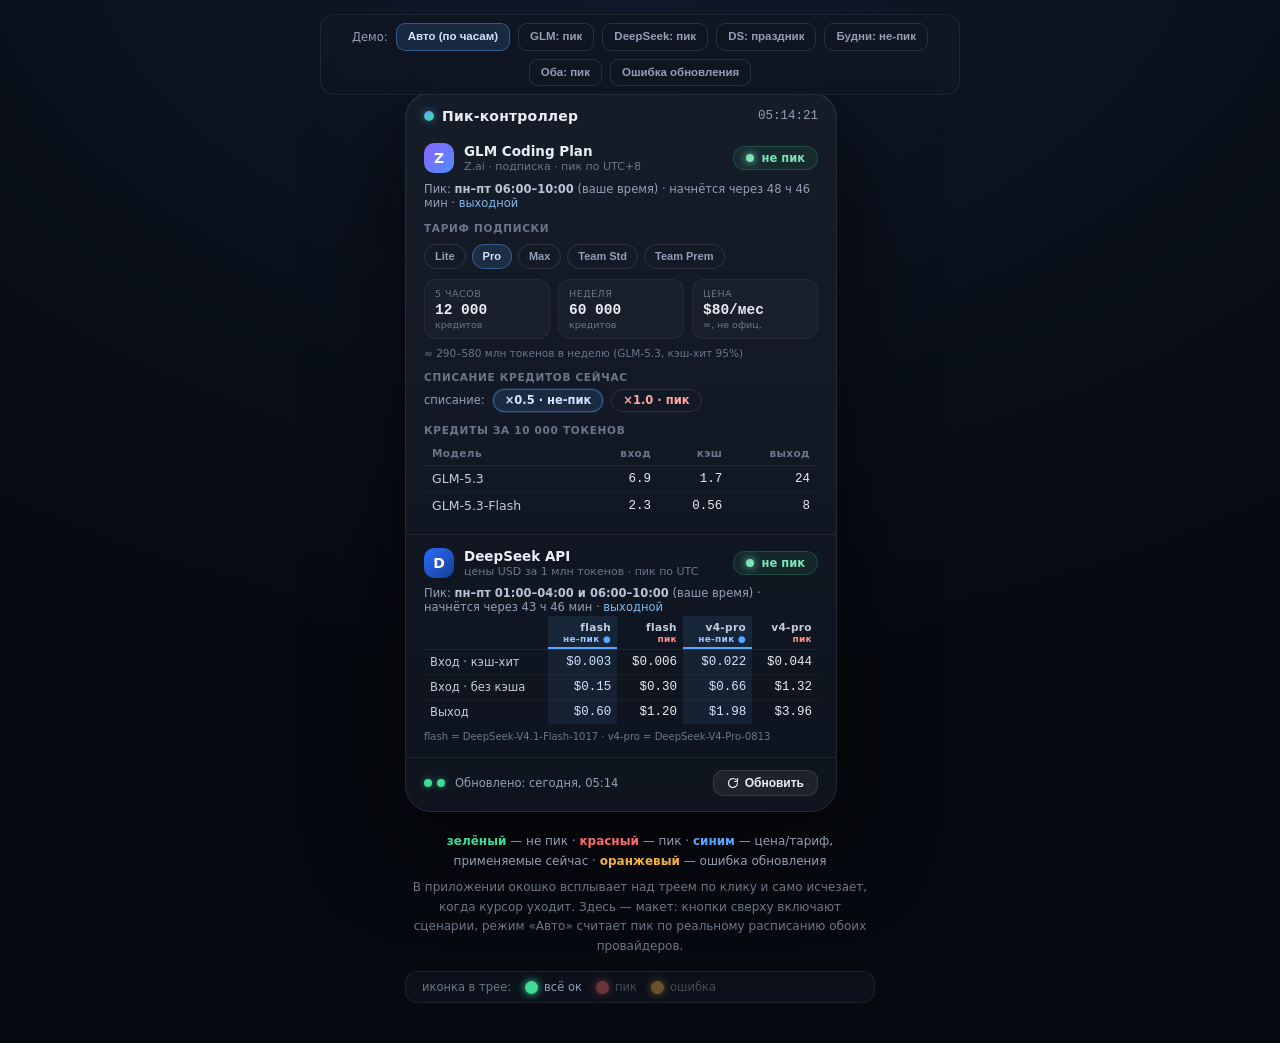
<file: mockup/popup.html>
<!doctype html>
<html lang="ru">
<head>
<meta charset="utf-8">
<meta name="viewport" content="width=device-width, initial-scale=1">
<title>Пик-контроллер — макет окошка</title>
<style>
  :root{
    --bg0:#06090f;
    --line:#ffffff12;
    --txt:#e8edf6; --dim:#93a0b4; --dim2:#6b7787;
    --green:#3ddc97; --red:#ff6b6b; --blue:#58a6ff; --orange:#f5b041;
  }
  *{box-sizing:border-box; margin:0; padding:0}
  [hidden]{display:none !important}

  body{
    min-height:100vh;
    display:grid; place-items:center;
    padding:92px 16px 40px;
    background:radial-gradient(1200px 800px at 50% -10%, #101a2b, var(--bg0));
    color:var(--txt);
    font-family:"Segoe UI Variable Text","Segoe UI",system-ui,-apple-system,sans-serif;
    font-size:13px;
  }

  /* ---------- демо-панель ---------- */
  .demo-bar{
    position:fixed; top:14px; left:50%; transform:translateX(-50%);
    display:flex; gap:8px; align-items:center; flex-wrap:wrap; justify-content:center;
    max-width:96vw;
    background:#111722a8; border:1px solid var(--line); border-radius:14px;
    padding:8px 10px; backdrop-filter:blur(10px); z-index:5;
  }
  .demo-label{font-size:11.5px; color:var(--dim)}
  .chip{
    background:transparent; border:1px solid #ffffff1c; color:var(--dim);
    font:600 11.5px/1 "Segoe UI",sans-serif; padding:7px 11px; border-radius:9px;
    cursor:pointer; transition:.15s;
  }
  .chip:hover{background:#ffffff10; color:var(--txt)}
  .chip.active{border-color:#58a6ff66; background:rgba(88,166,255,.14); color:#cfe4ff}
  .chip.warn.active{border-color:#f5b04166; background:rgba(245,176,65,.13); color:#fcd34d}

  /* ---------- окошко ---------- */
  .popup{
    width:432px; max-width:94vw;
    border-radius:26px;
    background:linear-gradient(180deg,#161d29f2,#0f1520f5);
    border:1px solid #ffffff14;
    box-shadow:0 30px 90px rgba(0,0,0,.65), inset 0 1px 0 rgba(255,255,255,.05);
    overflow:hidden;
  }

  .err-banner{
    display:flex; gap:10px; align-items:flex-start;
    margin:12px 16px 0; padding:10px 12px; border-radius:13px;
    background:#f5b04112; border:1px solid #f5b0413d; color:#fcd34d; font-size:12px; line-height:1.45;
  }
  .err-ico{
    flex:0 0 auto; width:20px; height:20px; border-radius:50%;
    background:#f5b0412b; display:grid; place-items:center; font-weight:800; font-size:12px;
  }
  .err-sub{color:#e8cd93; margin-top:2px; font-size:11.5px}

  .pp-head{display:flex; justify-content:space-between; align-items:center; padding:15px 18px 6px}
  .pp-title{display:flex; align-items:center; gap:8px; font-weight:700; font-size:14px; letter-spacing:.2px}
  .logo{
    width:10px; height:10px; border-radius:50%;
    background:linear-gradient(135deg,#58a6ff,#3ddc97);
    box-shadow:0 0 10px #58a6ff88;
  }
  .pp-clock{font-family:Consolas,monospace; font-size:12.5px; color:var(--dim)}

  .prov{padding:13px 18px 15px}
  .prov + .prov{border-top:1px solid var(--line)}
  .stale .prov{opacity:.72; filter:saturate(.65)}
  .stale .err-banner{opacity:1; filter:none}

  .prov-head{display:flex; align-items:center; gap:10px}
  .badge{
    flex:0 0 auto; width:30px; height:30px; border-radius:10px;
    display:grid; place-items:center; font-weight:800; font-size:14px; color:#fff;
  }
  .badge.glm{background:linear-gradient(135deg,#8a63ff,#4f8cff)}
  .badge.ds{background:linear-gradient(135deg,#2b6cff,#173e92)}
  .prov-name{flex:1; font-weight:700; font-size:13.5px; line-height:1.25}
  .prov-name .sub{display:block; font-weight:400; font-size:11px; color:var(--dim2)}

  .pill{
    display:inline-flex; align-items:center; gap:7px;
    padding:4px 12px; border-radius:999px; font-size:11.5px; font-weight:700; white-space:nowrap;
  }
  .pill i{width:8px; height:8px; border-radius:50%; background:currentColor; box-shadow:0 0 8px currentColor; animation:pulse 2s infinite}
  .pill.off{color:#7ee2b8; background:#3ddc9714; border:1px solid #3ddc9733}
  .pill.peak{color:#ffa4a4; background:#ff6b6b16; border:1px solid #ff6b6b3d}
  @keyframes pulse{0%,100%{opacity:1}50%{opacity:.45}}

  .peak-line{font-size:11.5px; color:var(--dim); margin:8px 0 2px}
  .peak-line b{color:#b9c4d6; font-weight:600}
  .peak-line .why{color:#82b8ea}

  .lbl{font-size:10.5px; font-weight:700; letter-spacing:.7px; color:var(--dim2); margin:12px 0 6px}

  table{width:100%; border-collapse:collapse; font-size:12.5px}
  th,td{padding:5.5px 8px}
  thead th{
    font-size:10.5px; font-weight:700; letter-spacing:.4px; color:var(--dim2);
    border-bottom:1px solid var(--line); text-align:right;
  }
  thead th:first-child{text-align:left}
  tbody td{border-bottom:1px solid #ffffff08}
  tbody tr:last-child td{border-bottom:none}
  td.p{font-family:Consolas,monospace; text-align:right}
  td:first-child{color:#c3ccdb}

  /* ---------- выбор тарифа GLM ---------- */
  .seg{display:flex; gap:6px; margin-top:10px; flex-wrap:wrap}
  .seg button{
    background:transparent; border:1px solid #ffffff1c; color:var(--dim);
    font:600 11px/1 "Segoe UI",sans-serif; padding:6px 10px; border-radius:999px;
    cursor:pointer; transition:.15s;
  }
  .seg button:hover{color:var(--txt); background:#ffffff10}
  .seg button.active{color:#cfe4ff; border-color:#58a6ff66; background:rgba(88,166,255,.14)}

  .plan-stats{display:flex; gap:8px; margin-top:10px}
  .pstat{
    flex:1; background:#ffffff07; border:1px solid #ffffff0e;
    border-radius:12px; padding:8px 10px;
  }
  .pstat span{display:block; font-size:9.5px; color:var(--dim2); letter-spacing:.5px; text-transform:uppercase}
  .pstat b{display:block; font-family:Consolas,monospace; font-weight:700; font-size:14.5px; margin-top:3px}
  .pstat i{display:block; font-style:normal; font-size:9.5px; color:var(--dim2); margin-top:1px}
  .plan-tokens{font-size:10.5px; color:var(--dim2); margin-top:8px}

  .chipm{
    display:inline-block; padding:3.5px 11px; border-radius:999px;
    border:1px solid #ffffff14; color:var(--dim); font-size:11.5px; font-weight:600;
  }
  .chipm.m-off{color:#7ee2b8; border-color:#3ddc9730}
  .chipm.m-peak{color:#ffa4a4; border-color:#ff6b6b30}
  .prov.offpeak .chipm.m-off,
  .prov.peak    .chipm.m-peak{
    color:#cfe4ff; border-color:#58a6ff66; background:rgba(88,166,255,.13);
    box-shadow:0 0 0 1px #58a6ff2b;
  }

  .mult-row{display:flex; align-items:center; gap:8px; flex-wrap:wrap}
  .mult-row .cap{font-size:11.5px; color:var(--dim)}

  .note{font-size:10px; color:var(--dim2); margin-top:7px}

  /* ---------- таблица DeepSeek (модели в колонках) ---------- */
  .dsflat th, .dsflat td{padding:5px 6px}
  .dsflat td:first-child{font-size:11.5px; white-space:nowrap}
  .dsflat thead th .m{display:block; font-size:10.5px; font-weight:700; color:#c3ccdb}
  .dsflat thead th em{display:block; font-style:normal; font-size:9px; font-weight:700; letter-spacing:.3px; margin-top:1px}
  .dsflat thead th:nth-child(2) em, .dsflat thead th:nth-child(4) em{color:#5fd8a8}
  .dsflat thead th:nth-child(3) em, .dsflat thead th:nth-child(5) em{color:#ff8f8f}

  .prov-ds.offpeak .dsflat thead th:nth-child(2),
  .prov-ds.offpeak .dsflat thead th:nth-child(4),
  .prov-ds.peak    .dsflat thead th:nth-child(3),
  .prov-ds.peak    .dsflat thead th:nth-child(5){
    background:rgba(88,166,255,.10); box-shadow:inset 0 -2px 0 var(--blue);
  }
  .prov-ds.offpeak .dsflat thead th:nth-child(2) em,
  .prov-ds.offpeak .dsflat thead th:nth-child(4) em,
  .prov-ds.peak    .dsflat thead th:nth-child(3) em,
  .prov-ds.peak    .dsflat thead th:nth-child(5) em{color:#9cc3ff}
  .prov-ds.offpeak .dsflat thead th:nth-child(2) em::after,
  .prov-ds.offpeak .dsflat thead th:nth-child(4) em::after,
  .prov-ds.peak    .dsflat thead th:nth-child(3) em::after,
  .prov-ds.peak    .dsflat thead th:nth-child(5) em::after{content:" ●"; color:var(--blue)}
  .prov-ds.offpeak .dsflat td:nth-child(2),
  .prov-ds.offpeak .dsflat td:nth-child(4),
  .prov-ds.peak    .dsflat td:nth-child(3),
  .prov-ds.peak    .dsflat td:nth-child(5){background:rgba(88,166,255,.08); color:#cfe4ff}

  .pp-foot{
    display:flex; align-items:center; gap:10px;
    padding:12px 18px 15px; border-top:1px solid var(--line);
  }
  .dots{display:flex; gap:5px}
  .dot{width:8px; height:8px; border-radius:50%; background:var(--green); box-shadow:0 0 6px #3ddc9788}
  .dot.err{background:var(--orange); box-shadow:0 0 6px #f5b04188}
  .upd{flex:1; font-size:11.5px; color:var(--dim)}
  .refresh{
    display:inline-flex; align-items:center; gap:6px;
    background:#ffffff10; border:1px solid #ffffff1c; color:var(--txt);
    font:600 12px/1 "Segoe UI",sans-serif; padding:6px 13px; border-radius:10px; cursor:pointer; transition:.15s;
  }
  .refresh:hover{background:#ffffff1c}
  .refresh.busy svg{animation:rot .8s linear infinite}
  @keyframes rot{to{transform:rotate(360deg)}}

  /* ---------- подпись и трей ---------- */
  .caption{max-width:470px; margin-top:20px; text-align:center; font-size:12px; color:var(--dim); line-height:1.65}
  .caption .k{font-weight:700}
  .k.green{color:var(--green)} .k.red{color:var(--red)} .k.blue{color:var(--blue)} .k.orange{color:var(--orange)}
  .caption .dim{color:var(--dim2); margin-top:6px}

  .traybar{
    margin-top:14px; display:flex; align-items:center; gap:14px;
    background:#11172299; border:1px solid var(--line); border-radius:12px;
    padding:8px 16px; font-size:11.5px; color:var(--dim);
  }
  .traybar .cap{color:var(--dim2)}
  .tslot{display:inline-flex; align-items:center; gap:6px; opacity:.4; transition:.2s}
  .tslot.on{opacity:1}
  .tico{width:13px; height:13px; border-radius:50%}
  .tico.g{background:var(--green); box-shadow:0 0 8px #3ddc97}
  .tico.r{background:var(--red); box-shadow:0 0 8px #ff6b6b}
  .tico.y{background:var(--orange); box-shadow:0 0 8px #f5b041}
</style>
</head>
<body>

<div class="demo-bar">
  <span class="demo-label">Демо:</span>
  <button class="chip active" data-mode="auto">Авто (по часам)</button>
  <button class="chip" data-mode="glm">GLM: пик</button>
  <button class="chip" data-mode="ds">DeepSeek: пик</button>
  <button class="chip" data-mode="cnhol" title="демо: у DeepSeek сегодня китайский праздник">DS: праздник</button>
  <button class="chip" data-mode="wkoff" title="демо: будний день, обычный не-пиковый час">Будни: не-пик</button>
  <button class="chip" data-mode="both">Оба: пик</button>
  <button class="chip warn" data-mode="error">Ошибка обновления</button>
</div>

<main>
  <div class="popup" id="popup">

    <div class="err-banner" id="errBanner" hidden>
      <div class="err-ico">!</div>
      <div>
        <b>Не удалось обновить данные</b>
        <div class="err-sub">Сайт изменился или недоступен. Показаны данные от <b>вчера, 21:10</b> — скорее всего, приложение нужно поправить.</div>
      </div>
    </div>

    <header class="pp-head">
      <div class="pp-title"><span class="logo"></span>Пик-контроллер</div>
      <div class="pp-clock" id="clock">--:--:--</div>
    </header>

    <!-- ================= GLM ================= -->
    <section class="prov prov-glm offpeak" id="sec-glm">
      <div class="prov-head">
        <span class="badge glm">Z</span>
        <div class="prov-name">GLM Coding Plan<span class="sub">Z.ai · подписка · пик по UTC+8</span></div>
        <span class="pill off" id="pill-glm"><i></i><b>не пик</b></span>
      </div>
      <div class="peak-line" id="peakline-glm">…</div>

      <div class="lbl">ТАРИФ ПОДПИСКИ</div>
      <div class="seg" id="planSeg">
        <button data-plan="lite">Lite</button>
        <button data-plan="pro" class="active">Pro</button>
        <button data-plan="max">Max</button>
        <button data-plan="tstd" title="Team Standard — место в команде">Team Std</button>
        <button data-plan="tprem" title="Team Premium — место в команде">Team Prem</button>
      </div>
      <div class="plan-stats">
        <div class="pstat"><span>5 часов</span><b id="plan5h">12 000</b><i>кредитов</i></div>
        <div class="pstat"><span>неделя</span><b id="planWeek">60 000</b><i>кредитов</i></div>
        <div class="pstat"><span>цена</span><b id="planPrice">$80/мес</b><i id="planPriceNote">≈, не офиц.</i></div>
      </div>
      <div class="plan-tokens" id="planTokens">…</div>

      <div class="lbl">СПИСАНИЕ КРЕДИТОВ СЕЙЧАС</div>
      <div class="mult-row">
        <span class="cap">списание:</span>
        <span class="chipm m-off">×0.5 · не-пик</span>
        <span class="chipm m-peak">×1.0 · пик</span>
      </div>

      <div class="lbl">КРЕДИТЫ ЗА 10 000 ТОКЕНОВ</div>
      <table>
        <thead><tr><th>Модель</th><th>вход</th><th>кэш</th><th>выход</th></tr></thead>
        <tbody>
          <tr><td>GLM-5.3</td><td class="p">6.9</td><td class="p">1.7</td><td class="p">24</td></tr>
          <tr><td>GLM-5.3-Flash</td><td class="p">2.3</td><td class="p">0.56</td><td class="p">8</td></tr>
        </tbody>
      </table>
    </section>

    <!-- ============== DEEPSEEK ============== -->
    <section class="prov prov-ds offpeak" id="sec-ds">
      <div class="prov-head">
        <span class="badge ds">D</span>
        <div class="prov-name">DeepSeek API<span class="sub">цены USD за 1 млн токенов · пик по UTC</span></div>
        <span class="pill off" id="pill-ds"><i></i><b>не пик</b></span>
      </div>
      <div class="peak-line" id="peakline-ds">…</div>

      <table class="dsflat">
        <thead><tr>
          <th></th>
          <th title="deepseek-flash"><span class="m">flash</span><em>не-пик</em></th>
          <th title="deepseek-flash"><span class="m">flash</span><em>пик</em></th>
          <th title="deepseek-v4-pro"><span class="m">v4-pro</span><em>не-пик</em></th>
          <th title="deepseek-v4-pro"><span class="m">v4-pro</span><em>пик</em></th>
        </tr></thead>
        <tbody>
          <tr><td>Вход · кэш-хит</td><td class="p">$0.003</td><td class="p">$0.006</td><td class="p">$0.022</td><td class="p">$0.044</td></tr>
          <tr><td>Вход · без кэша</td><td class="p">$0.15</td><td class="p">$0.30</td><td class="p">$0.66</td><td class="p">$1.32</td></tr>
          <tr><td>Выход</td><td class="p">$0.60</td><td class="p">$1.20</td><td class="p">$1.98</td><td class="p">$3.96</td></tr>
        </tbody>
      </table>
      <div class="note">flash = DeepSeek-V4.1-Flash-1017 · v4-pro = DeepSeek-V4-Pro-0813</div>
    </section>

    <footer class="pp-foot">
      <div class="dots">
        <span class="dot" id="dot-glm" title="docs.z.ai"></span>
        <span class="dot" id="dot-ds" title="api-docs.deepseek.com"></span>
      </div>
      <div class="upd">Обновлено: <span id="updTime">—</span></div>
      <button class="refresh" id="btnRefresh">
        <svg width="12" height="12" viewBox="0 0 24 24" fill="none" stroke="currentColor" stroke-width="2.4" stroke-linecap="round" stroke-linejoin="round"><path d="M21 12a9 9 0 1 1-2.64-6.36"/><path d="M21 3v6h-6"/></svg>
        Обновить
      </button>
    </footer>
  </div>

  <div class="caption">
    <span class="k green">зелёный</span> — не пик ·
    <span class="k red">красный</span> — пик ·
    <span class="k blue">синим</span> — цена/тариф, применяемые сейчас ·
    <span class="k orange">оранжевый</span> — ошибка обновления
    <div class="dim">В приложении окошко всплывает над треем по клику и само исчезает, когда курсор уходит.
    Здесь — макет: кнопки сверху включают сценарии, режим «Авто» считает пик по реальному расписанию обоих провайдеров.</div>
  </div>

  <div class="traybar">
    <span class="cap">иконка в трее:</span>
    <span class="tslot" id="t-ok"><span class="tico g"></span>всё ок</span>
    <span class="tslot" id="t-peak"><span class="tico r"></span>пик</span>
    <span class="tslot" id="t-err"><span class="tico y"></span>ошибка</span>
  </div>
</main>

<script>
(function(){
  'use strict';

  /* ---- расписания пиков (проверены по официальным документам) ---- */
  var SCHED_GLM = { tz:'Asia/Singapore', days:[1,2,3,4,5], windows:[[840,1080]] }; // 14:00–18:00 UTC+8
  var SCHED_DS  = { tz:'UTC',            days:[1,2,3,4,5], windows:[[60,240],[360,600]] }; // 01:00–04:00, 06:00–10:00 UTC

  var DAYS = {Sun:0,Mon:1,Tue:2,Wed:3,Thu:4,Fri:5,Sat:6};

  function tzParts(tz, date){
    var fmt = new Intl.DateTimeFormat('en-GB', {timeZone:tz, weekday:'short', hour:'2-digit', minute:'2-digit', hourCycle:'h23'});
    var p = {};
    fmt.formatToParts(date||new Date()).forEach(function(x){ p[x.type]=x.value; });
    return { day: DAYS[p.weekday], min: parseInt(p.hour,10)*60 + parseInt(p.minute,10) };
  }

  /* насколько tz опережает UTC (в минутах) в данный момент */
  function tzOffsetMin(tz, date){
    var fmt = new Intl.DateTimeFormat('en-US', {timeZone:tz, hourCycle:'h23', year:'numeric', month:'2-digit', day:'2-digit', hour:'2-digit', minute:'2-digit', second:'2-digit'});
    var p = {};
    fmt.formatToParts(date||new Date()).forEach(function(x){ p[x.type]=x.value; });
    var asUTC = Date.UTC(+p.year, +p.month-1, +p.day, +p.hour, +p.minute, +p.second);
    return Math.round((asUTC - (date||new Date()).getTime()) / 60000);
  }

  function peakNow(s){
    var t = tzParts(s.tz);
    if (s.days.indexOf(t.day) < 0) return false;
    return s.windows.some(function(w){ return t.min >= w[0] && t.min < w[1]; });
  }

  /* UTC-инстант границы окна (bmin минут от полуночи) на d суток вперёд, в tz */
  function boundaryInstant(s, bmin, dOffset){
    var base = new Date();
    var guess = Date.UTC(base.getUTCFullYear(), base.getUTCMonth(), base.getUTCDate()+dOffset, 0, bmin);
    var inst = guess - tzOffsetMin(s.tz, new Date(guess))*60000;
    inst = guess - tzOffsetMin(s.tz, new Date(inst))*60000; // поправка на DST
    return inst;
  }

  function nextBoundary(s, kind){ // 'start' | 'end'
    var now = Date.now(), best = null;
    var bounds = s.windows.map(function(w){ return kind==='start' ? w[0] : w[1]; });
    for (var d=0; d<=8; d++){
      bounds.forEach(function(bmin){
        var inst = boundaryInstant(s, bmin, d);
        if (inst <= now) return;
        if (s.days.indexOf(tzParts(s.tz, new Date(inst)).day) < 0) return;
        if (best===null || inst < best) best = inst;
      });
    }
    return best;
  }

  function boundaryLocal(s, bmin){
    return new Date(boundaryInstant(s, bmin, 0)).toLocaleTimeString('ru-RU', {hour:'2-digit', minute:'2-digit'});
  }

  function fmtDur(mins){
    if (mins < 1) return 'меньше минуты';
    var h = Math.floor(mins/60), m = mins%60, out = [];
    if (h) out.push(h+' ч');
    if (m) out.push(m+' мин');
    return out.join(' ');
  }

  /* ---------- тарифы GLM (лимиты — офиц. документация; цены Pro/Max — конфиг) ---------- */
  var PLANS = {
    lite:  { h5:'2 000',  week:'10 000',  price:'$18/мес',   note:'официальная',  tokens:'≈ 48–97 млн токенов в неделю (GLM-5.3, кэш-хит 95%)' },
    pro:   { h5:'12 000', week:'60 000',  price:'$80/мес',   note:'≈, не офиц.',  tokens:'≈ 290–580 млн токенов в неделю (GLM-5.3, кэш-хит 95%)' },
    max:   { h5:'28 000', week:'140 000', price:'$168/мес',  note:'≈, не офиц.',  tokens:'≈ 676–1 352 млн токенов в неделю (GLM-5.3, кэш-хит 95%)' },
    tstd:  { h5:'15 000', week:'66 000',  price:'—/мес',     note:'за место',     tokens:'Team Standard: место в команде' },
    tprem: { h5:'35 000', week:'155 000', price:'—/мес',     note:'за место',     tokens:'Team Premium: место в команде' }
  };

  function setPlan(key){
    var p = PLANS[key];
    document.getElementById('plan5h').textContent = p.h5;
    document.getElementById('planWeek').textContent = p.week;
    document.getElementById('planPrice').textContent = p.price;
    document.getElementById('planPriceNote').textContent = p.note;
    document.getElementById('planTokens').textContent = p.tokens;
    document.querySelectorAll('#planSeg button').forEach(function(b){
      b.classList.toggle('active', b.dataset.plan === key);
    });
  }

  /* ---------- рендер ---------- */
  var state = { mode:'auto', lastUpdate:new Date() };
  var $ = function(id){ return document.getElementById(id); };

  function setProvider(key, sched, peak, reason, note){
    var sec = $('sec-'+key), pill = $('pill-'+key), line = $('peakline-'+key);
    sec.classList.toggle('peak', peak);
    sec.classList.toggle('offpeak', !peak);
    pill.classList.toggle('peak', peak);
    pill.classList.toggle('off', !peak);
    pill.querySelector('b').textContent = peak ? 'ПИК' : 'не пик';

    var wins = sched.windows.map(function(w){ return boundaryLocal(sched, w[0])+'–'+boundaryLocal(sched, w[1]); }).join(' и ');
    var when = peak ? nextBoundary(sched,'end') : nextBoundary(sched,'start');
    var mins = Math.max(0, Math.round((when - Date.now())/60000));
    line.innerHTML = 'Пик: <b>пн–пт '+wins+'</b> (ваше время) · ' +
      (peak ? 'закончится через '+fmtDur(mins) : 'начнётся через '+fmtDur(mins)) +
      (note ? ' · '+note : '') +
      (!peak && reason ? ' · <span class="why">'+reason+'</span>' : '');
  }

  function fmtUpd(d){
    var hh = String(d.getHours()).padStart(2,'0'), mm = String(d.getMinutes()).padStart(2,'0');
    return 'сегодня, '+hh+':'+mm;
  }

  /* подсказка, почему сейчас не-пик (1–3 слова) */
  function offReason(sched, forcedHoliday){
    if (forcedHoliday) return 'китайский праздник';
    var day = tzParts(sched.tz).day;
    if (day===0 || day===6) return 'выходной';
    return 'вне пиковых часов';
  }

  function render(){
    var autoG = peakNow(SCHED_GLM), autoD = peakNow(SCHED_DS), glmPeak, dsPeak;
    var glmReason = null, dsReason = null;
    if (state.mode==='auto'){ glmPeak=autoG; dsPeak=autoD; }
    else if (state.mode==='glm'){ glmPeak=true; dsPeak=autoD; }
    else if (state.mode==='ds'){ glmPeak=autoG; dsPeak=true; }
    else if (state.mode==='cnhol'){ glmPeak=autoG; dsPeak=false; dsReason='китайский праздник'; }
    else if (state.mode==='wkoff'){ glmPeak=false; dsPeak=false; glmReason='вне пиковых часов'; dsReason='вне пиковых часов'; }
    else { glmPeak=true; dsPeak=true; }
    var err = state.mode==='error';
    if (!glmPeak && !glmReason) glmReason = offReason(SCHED_GLM, false);
    if (!dsPeak  && !dsReason)  dsReason  = offReason(SCHED_DS,  state.mode==='cnhol');

    setProvider('glm', SCHED_GLM, glmPeak, glmReason);
    setProvider('ds',  SCHED_DS,  dsPeak,  dsReason);

    $('errBanner').hidden = !err;
    $('popup').classList.toggle('stale', err);
    $('dot-glm').classList.toggle('err', err);
    $('dot-ds').classList.toggle('err', err);
    $('updTime').textContent = err ? 'вчера, 21:10 ⚠' : fmtUpd(state.lastUpdate);

    $('t-ok').classList.toggle('on', !err && !glmPeak && !dsPeak);
    $('t-peak').classList.toggle('on', !err && (glmPeak || dsPeak));
    $('t-err').classList.toggle('on', err);
  }

  /* ---------- часы и таймеры ---------- */
  function tick(){
    $('clock').textContent = new Date().toLocaleTimeString('ru-RU');
  }
  tick(); setPlan('pro'); render();
  setInterval(tick, 1000);
  setInterval(render, 30000); // пересчёт «через сколько пик»

  /* ---------- выбор тарифа GLM ---------- */
  document.querySelectorAll('#planSeg button').forEach(function(b){
    b.addEventListener('click', function(){ setPlan(b.dataset.plan); });
  });

  /* ---------- демо-кнопки ---------- */
  var chips = document.querySelectorAll('.chip');
  chips.forEach(function(ch){
    ch.addEventListener('click', function(){
      chips.forEach(function(c){ c.classList.remove('active'); });
      ch.classList.add('active');
      state.mode = ch.dataset.mode;
      render();
    });
  });

  /* ---------- кнопка «Обновить» ---------- */
  $('btnRefresh').addEventListener('click', function(){
    var b = $('btnRefresh');
    b.classList.add('busy');
    setTimeout(function(){
      b.classList.remove('busy');
      state.lastUpdate = new Date();
      render();
    }, 800);
  });
})();
</script>
</body>
</html>
</file>
